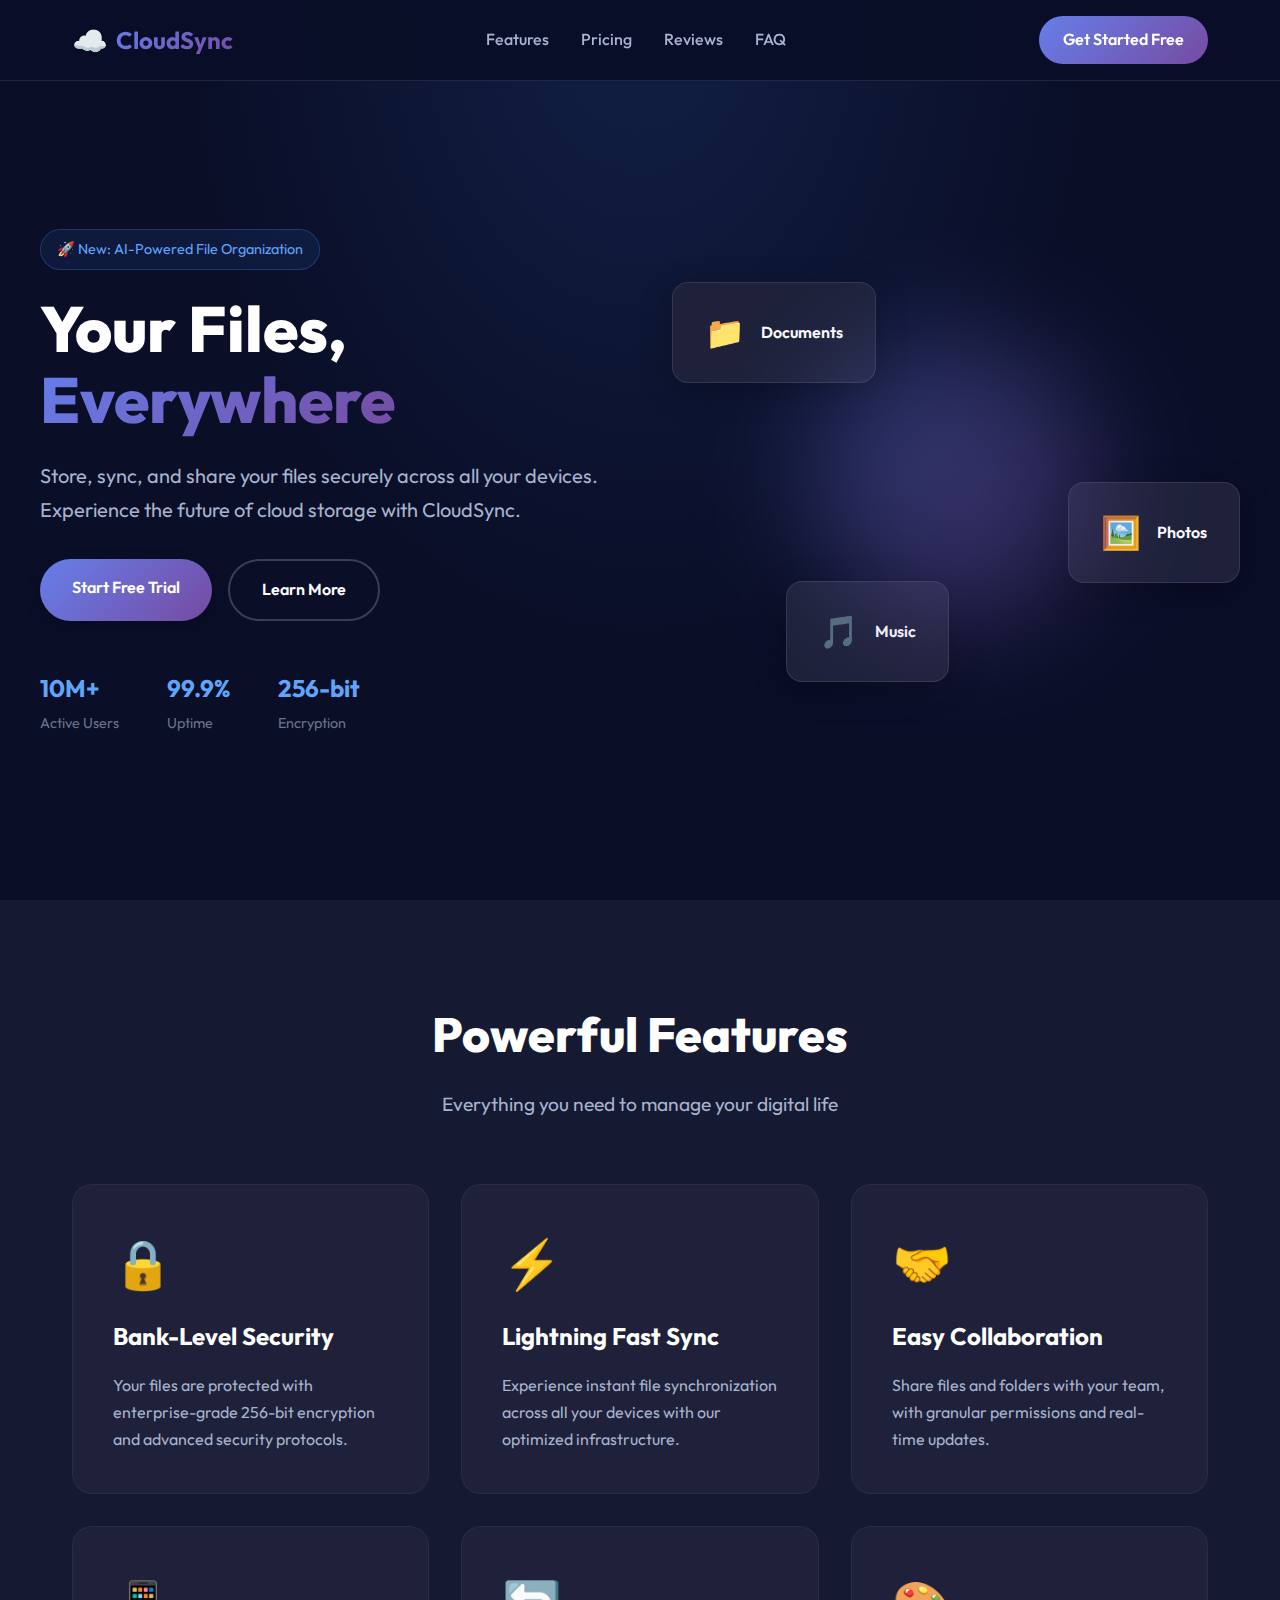
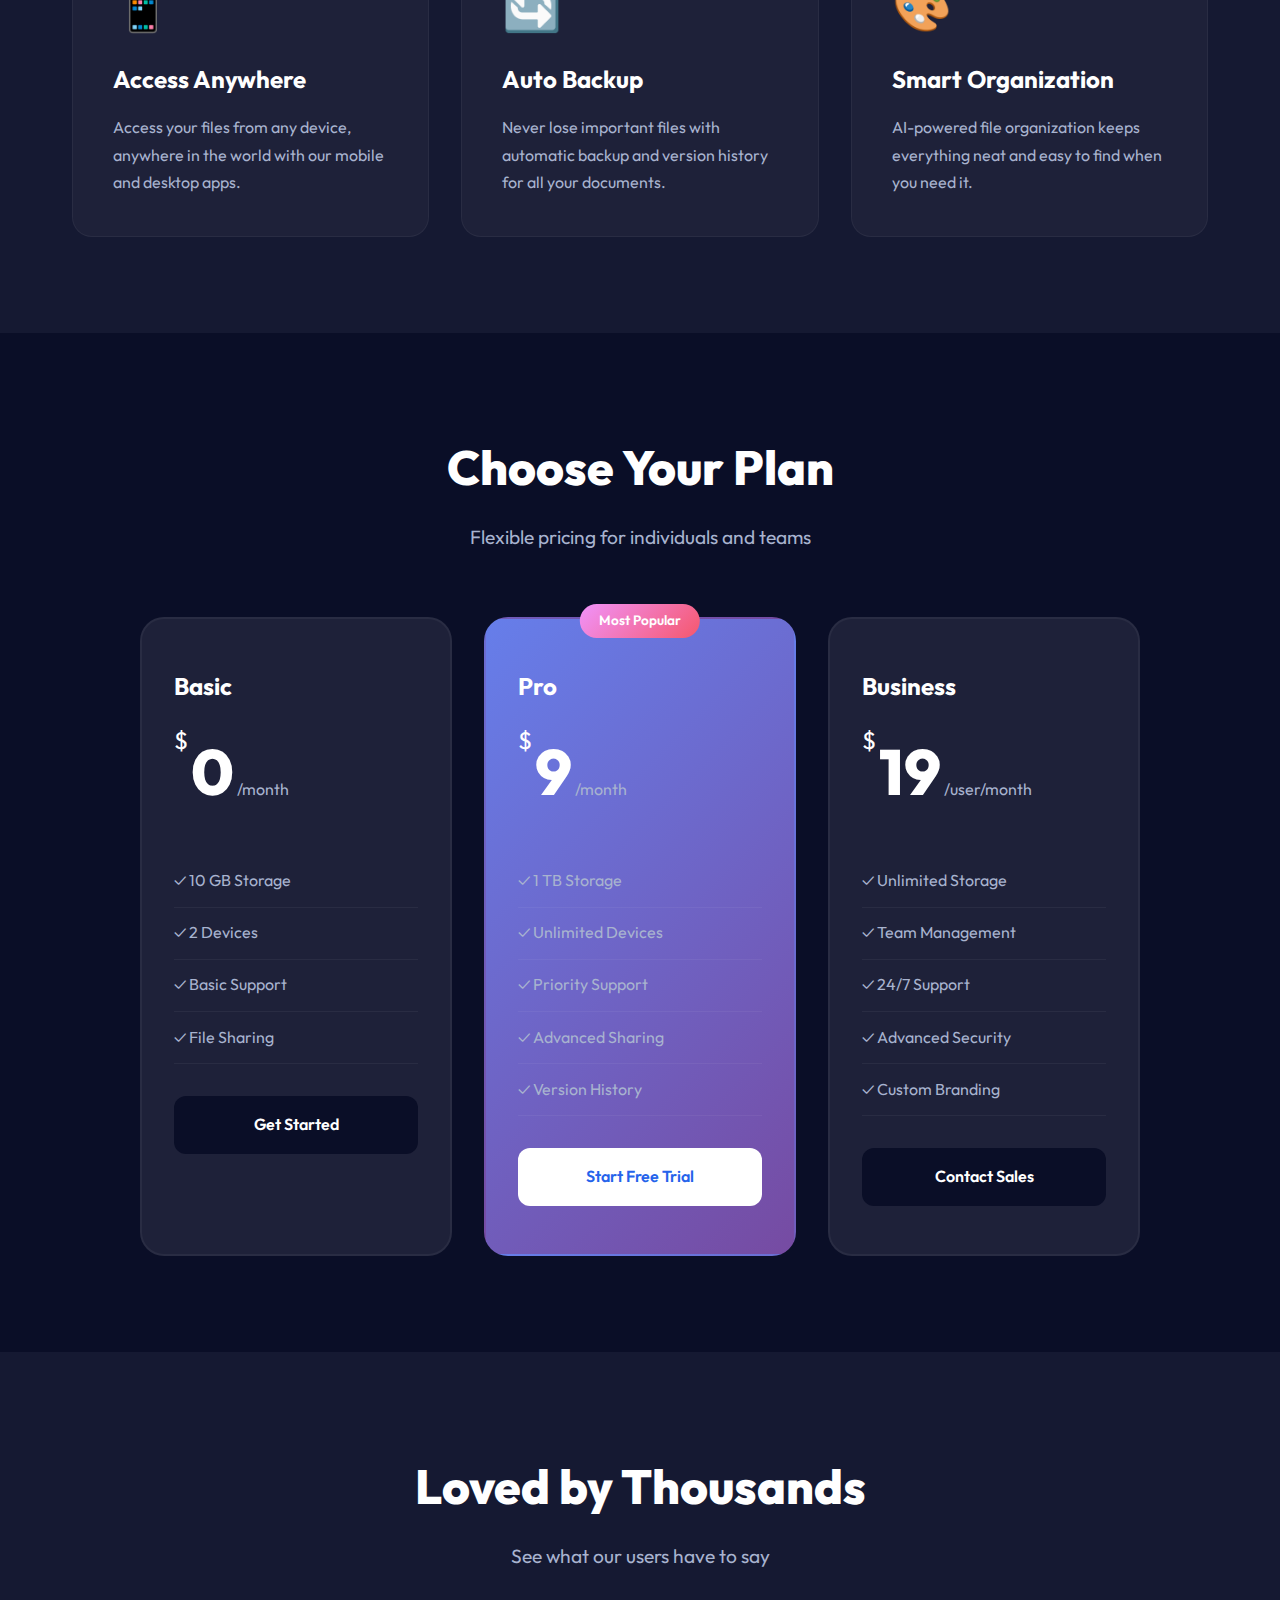
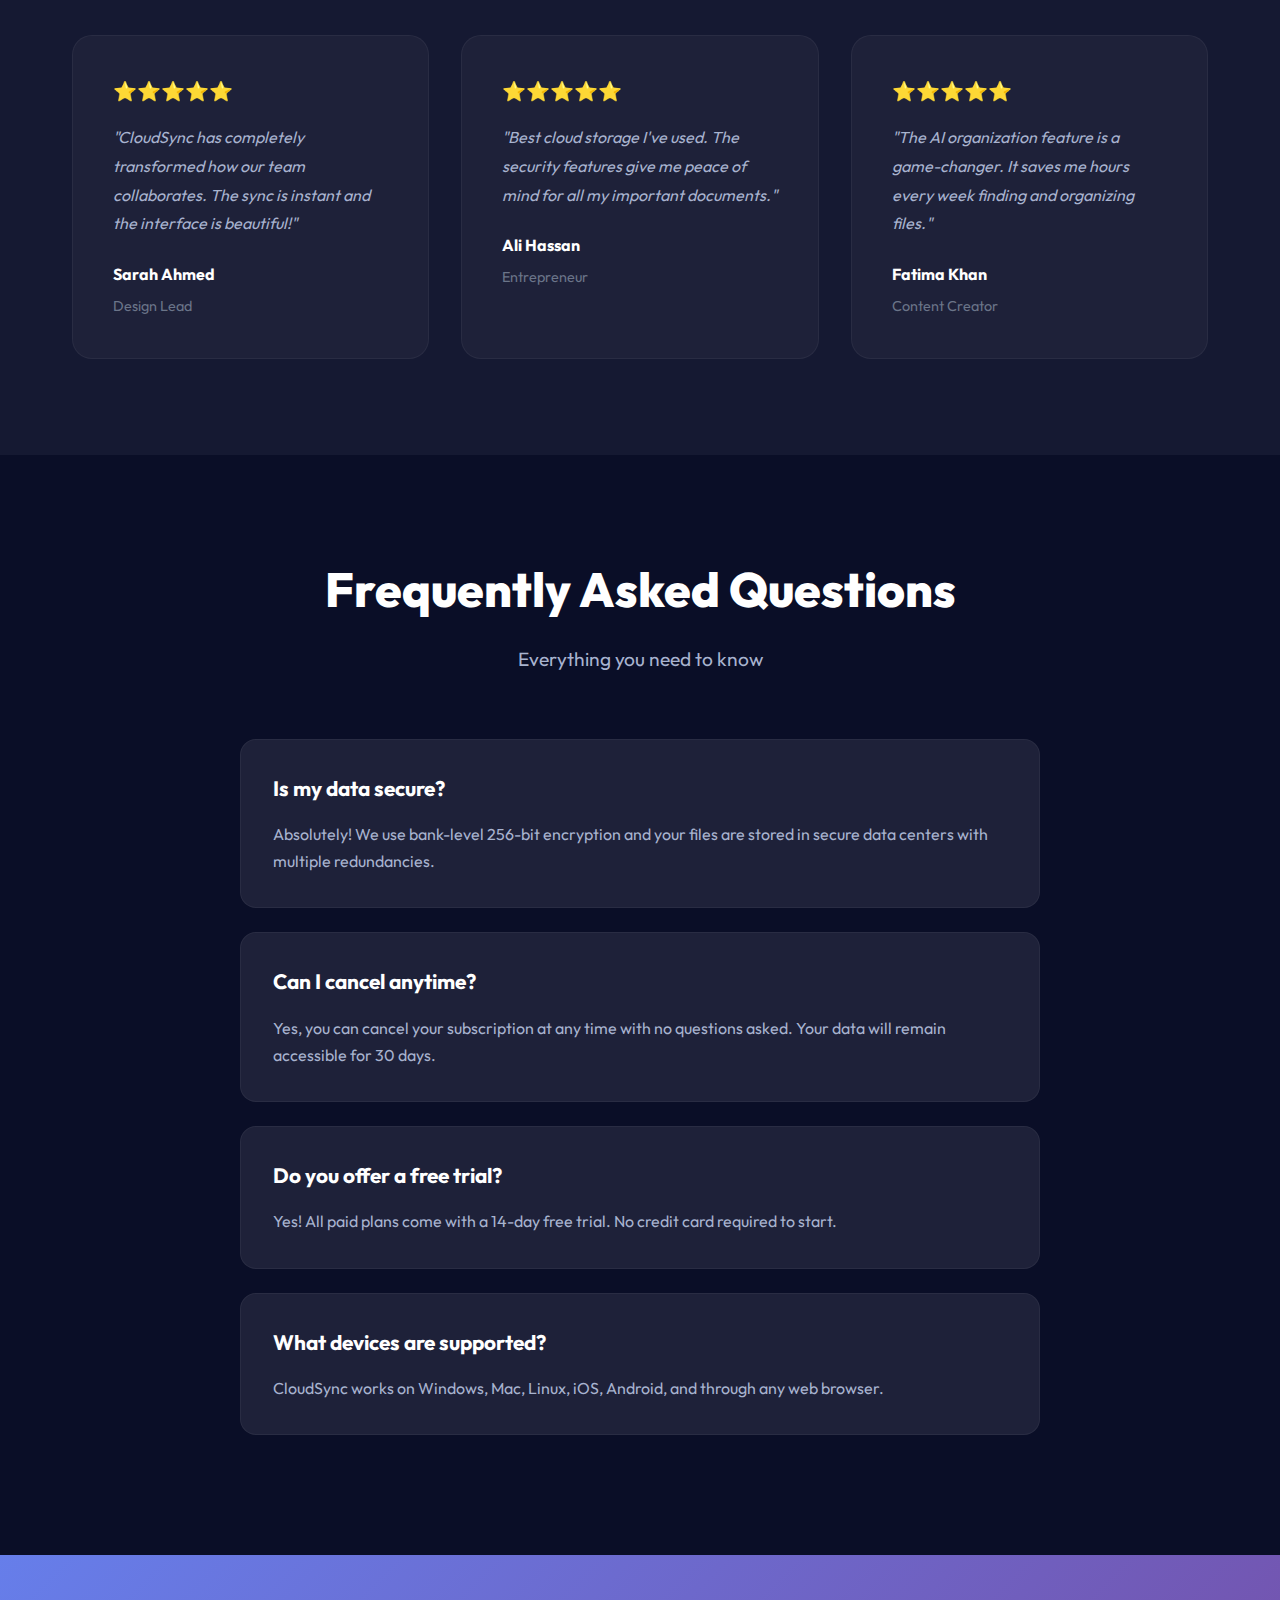
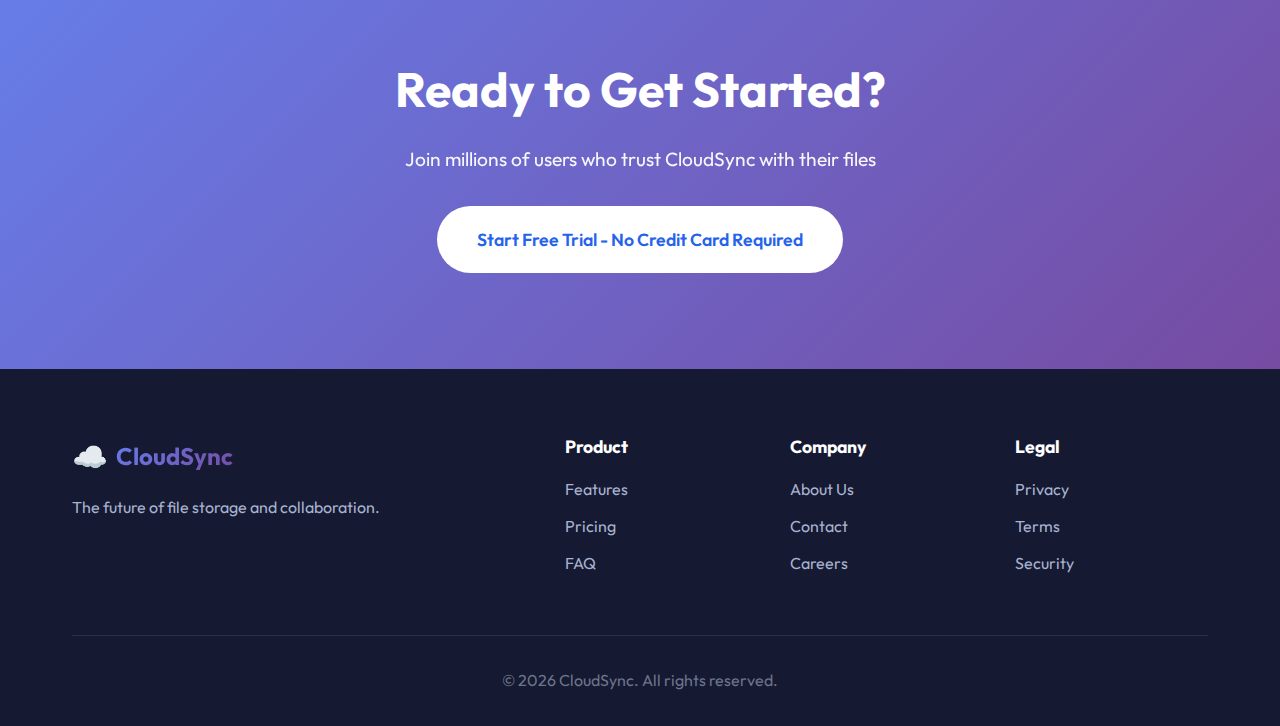
<file: index.html>
<!DOCTYPE html>
<html lang="en">

<head>
    <meta charset="UTF-8">
    <meta name="viewport" content="width=device-width, initial-scale=1.0">
    <meta name="description" content="CloudSync - Secure cloud storage solution for modern teams">
    <title>CloudSync - Your Files, Everywhere</title>
    <link rel="stylesheet" href="style.css">
    <link rel="preconnect" href="https://fonts.googleapis.com">
    <link rel="preconnect" href="https://fonts.gstatic.com" crossorigin>
    <link href="https://fonts.googleapis.com/css2?family=Outfit:wght@300;400;600;700;800&display=swap" rel="stylesheet">
</head>

<body>
    <!-- Navigation -->
    <nav class="navbar">
        <div class="nav-container">
            <div class="logo">
                <span class="logo-icon">☁️</span>
                <span class="logo-text">CloudSync</span>
            </div>
            <ul class="nav-links">
                <li><a href="#features">Features</a></li>
                <li><a href="#pricing">Pricing</a></li>
                <li><a href="#testimonials">Reviews</a></li>
                <li><a href="#faq">FAQ</a></li>
            </ul>
            <a href="#signup" class="nav-cta">Get Started Free</a>
        </div>
    </nav>

    <!-- Hero Section -->
    <section class="hero">
        <div class="hero-background"></div>
        <div class="hero-container">
            <div class="hero-content">
                <div class="badge">🚀 New: AI-Powered File Organization</div>
                <h1 class="hero-title">Your Files, <span class="highlight">Everywhere</span></h1>
                <p class="hero-description">Store, sync, and share your files securely across all your devices.
                    Experience the future of cloud storage with CloudSync.</p>
                <div class="hero-buttons">
                    <a href="#signup" class="btn btn-primary">Start Free Trial</a>
                    <a href="#features" class="btn btn-secondary">Learn More</a>
                </div>
                <div class="hero-stats">
                    <div class="stat">
                        <strong>10M+</strong>
                        <span>Active Users</span>
                    </div>
                    <div class="stat">
                        <strong>99.9%</strong>
                        <span>Uptime</span>
                    </div>
                    <div class="stat">
                        <strong>256-bit</strong>
                        <span>Encryption</span>
                    </div>
                </div>
            </div>
            <div class="hero-visual">
                <div class="floating-card card-1">
                    <div class="card-icon">📁</div>
                    <div class="card-text">Documents</div>
                </div>
                <div class="floating-card card-2">
                    <div class="card-icon">🖼️</div>
                    <div class="card-text">Photos</div>
                </div>
                <div class="floating-card card-3">
                    <div class="card-icon">🎵</div>
                    <div class="card-text">Music</div>
                </div>
                <div class="cloud-visual"></div>
            </div>
        </div>
    </section>

    <!-- Features Section -->
    <section id="features" class="features">
        <div class="container">
            <div class="section-header">
                <h2>Powerful Features</h2>
                <p>Everything you need to manage your digital life</p>
            </div>
            <div class="features-grid">
                <div class="feature-card">
                    <div class="feature-icon">🔒</div>
                    <h3>Bank-Level Security</h3>
                    <p>Your files are protected with enterprise-grade 256-bit encryption and advanced security
                        protocols.</p>
                </div>
                <div class="feature-card">
                    <div class="feature-icon">⚡</div>
                    <h3>Lightning Fast Sync</h3>
                    <p>Experience instant file synchronization across all your devices with our optimized
                        infrastructure.</p>
                </div>
                <div class="feature-card">
                    <div class="feature-icon">🤝</div>
                    <h3>Easy Collaboration</h3>
                    <p>Share files and folders with your team, with granular permissions and real-time updates.</p>
                </div>
                <div class="feature-card">
                    <div class="feature-icon">📱</div>
                    <h3>Access Anywhere</h3>
                    <p>Access your files from any device, anywhere in the world with our mobile and desktop apps.</p>
                </div>
                <div class="feature-card">
                    <div class="feature-icon">🔄</div>
                    <h3>Auto Backup</h3>
                    <p>Never lose important files with automatic backup and version history for all your documents.</p>
                </div>
                <div class="feature-card">
                    <div class="feature-icon">🎨</div>
                    <h3>Smart Organization</h3>
                    <p>AI-powered file organization keeps everything neat and easy to find when you need it.</p>
                </div>
            </div>
        </div>
    </section>

    <!-- Pricing Section -->
    <section id="pricing" class="pricing">
        <div class="container">
            <div class="section-header">
                <h2>Choose Your Plan</h2>
                <p>Flexible pricing for individuals and teams</p>
            </div>
            <div class="pricing-cards">
                <div class="price-card">
                    <div class="plan-name">Basic</div>
                    <div class="plan-price">
                        <span class="currency">$</span>
                        <span class="amount">0</span>
                        <span class="period">/month</span>
                    </div>
                    <ul class="plan-features">
                        <li>✓ 10 GB Storage</li>
                        <li>✓ 2 Devices</li>
                        <li>✓ Basic Support</li>
                        <li>✓ File Sharing</li>
                    </ul>
                    <a href="#signup" class="plan-button">Get Started</a>
                </div>
                <div class="price-card featured">
                    <div class="popular-badge">Most Popular</div>
                    <div class="plan-name">Pro</div>
                    <div class="plan-price">
                        <span class="currency">$</span>
                        <span class="amount">9</span>
                        <span class="period">/month</span>
                    </div>
                    <ul class="plan-features">
                        <li>✓ 1 TB Storage</li>
                        <li>✓ Unlimited Devices</li>
                        <li>✓ Priority Support</li>
                        <li>✓ Advanced Sharing</li>
                        <li>✓ Version History</li>
                    </ul>
                    <a href="#signup" class="plan-button">Start Free Trial</a>
                </div>
                <div class="price-card">
                    <div class="plan-name">Business</div>
                    <div class="plan-price">
                        <span class="currency">$</span>
                        <span class="amount">19</span>
                        <span class="period">/user/month</span>
                    </div>
                    <ul class="plan-features">
                        <li>✓ Unlimited Storage</li>
                        <li>✓ Team Management</li>
                        <li>✓ 24/7 Support</li>
                        <li>✓ Advanced Security</li>
                        <li>✓ Custom Branding</li>
                    </ul>
                    <a href="#signup" class="plan-button">Contact Sales</a>
                </div>
            </div>
        </div>
    </section>

    <!-- Testimonials Section -->
    <section id="testimonials" class="testimonials">
        <div class="container">
            <div class="section-header">
                <h2>Loved by Thousands</h2>
                <p>See what our users have to say</p>
            </div>
            <div class="testimonials-grid">
                <div class="testimonial-card">
                    <div class="stars">⭐⭐⭐⭐⭐</div>
                    <p>"CloudSync has completely transformed how our team collaborates. The sync is instant and the
                        interface is beautiful!"</p>
                    <div class="author">
                        <strong>Sarah Ahmed</strong>
                        <span>Design Lead</span>
                    </div>
                </div>
                <div class="testimonial-card">
                    <div class="stars">⭐⭐⭐⭐⭐</div>
                    <p>"Best cloud storage I've used. The security features give me peace of mind for all my important
                        documents."</p>
                    <div class="author">
                        <strong>Ali Hassan</strong>
                        <span>Entrepreneur</span>
                    </div>
                </div>
                <div class="testimonial-card">
                    <div class="stars">⭐⭐⭐⭐⭐</div>
                    <p>"The AI organization feature is a game-changer. It saves me hours every week finding and
                        organizing files."</p>
                    <div class="author">
                        <strong>Fatima Khan</strong>
                        <span>Content Creator</span>
                    </div>
                </div>
            </div>
        </div>
    </section>

    <!-- FAQ Section -->
    <section id="faq" class="faq">
        <div class="container">
            <div class="section-header">
                <h2>Frequently Asked Questions</h2>
                <p>Everything you need to know</p>
            </div>
            <div class="faq-list">
                <div class="faq-item">
                    <h3>Is my data secure?</h3>
                    <p>Absolutely! We use bank-level 256-bit encryption and your files are stored in secure data centers
                        with multiple redundancies.</p>
                </div>
                <div class="faq-item">
                    <h3>Can I cancel anytime?</h3>
                    <p>Yes, you can cancel your subscription at any time with no questions asked. Your data will remain
                        accessible for 30 days.</p>
                </div>
                <div class="faq-item">
                    <h3>Do you offer a free trial?</h3>
                    <p>Yes! All paid plans come with a 14-day free trial. No credit card required to start.</p>
                </div>
                <div class="faq-item">
                    <h3>What devices are supported?</h3>
                    <p>CloudSync works on Windows, Mac, Linux, iOS, Android, and through any web browser.</p>
                </div>
            </div>
        </div>
    </section>

    <!-- CTA Section -->
    <section class="cta-section">
        <div class="container">
            <div class="cta-content">
                <h2>Ready to Get Started?</h2>
                <p>Join millions of users who trust CloudSync with their files</p>
                <a href="#signup" class="btn btn-large">Start Free Trial - No Credit Card Required</a>
            </div>
        </div>
    </section>

    <!-- Footer -->
    <footer class="footer">
        <div class="container">
            <div class="footer-content">
                <div class="footer-brand">
                    <div class="logo">
                        <span class="logo-icon">☁️</span>
                        <span class="logo-text">CloudSync</span>
                    </div>
                    <p>The future of file storage and collaboration.</p>
                </div>
                <div class="footer-links">
                    <div class="link-group">
                        <h4>Product</h4>
                        <a href="#features">Features</a>
                        <a href="#pricing">Pricing</a>
                        <a href="#faq">FAQ</a>
                    </div>
                    <div class="link-group">
                        <h4>Company</h4>
                        <a href="#about">About Us</a>
                        <a href="#contact">Contact</a>
                        <a href="#careers">Careers</a>
                    </div>
                    <div class="link-group">
                        <h4>Legal</h4>
                        <a href="#privacy">Privacy</a>
                        <a href="#terms">Terms</a>
                        <a href="#security">Security</a>
                    </div>
                </div>
            </div>
            <div class="footer-bottom">
                <p>&copy; 2026 CloudSync. All rights reserved.</p>
            </div>
        </div>
    </footer>
</body>

</html>
</file>
<file: style.css>
/* ===== RESET & VARIABLES ===== */
* {
    margin: 0;
    padding: 0;
    box-sizing: border-box;
}

:root {
    /* Modern Color Palette */
    --primary: #3b82f6;
    --primary-dark: #2563eb;
    --primary-light: #60a5fa;
    --secondary: #8b5cf6;
    --accent: #06b6d4;
    --success: #10b981;

    /* Backgrounds */
    --bg-primary: #0a0e27;
    --bg-secondary: #151932;
    --bg-card: #1e2139;
    --bg-hover: #252947;

    /* Text Colors */
    --text-primary: #ffffff;
    --text-secondary: #a8b3cf;
    --text-muted: #6b7589;

    /* Gradients */
    --gradient-primary: linear-gradient(135deg, #667eea 0%, #764ba2 100%);
    --gradient-accent: linear-gradient(135deg, #f093fb 0%, #f5576c 100%);
    --gradient-blue: linear-gradient(135deg, #4facfe 0%, #00f2fe 100%);
    --gradient-green: linear-gradient(135deg, #43e97b 0%, #38f9d7 100%);

    /* Effects */
    --shadow-sm: 0 2px 8px rgba(0, 0, 0, 0.1);
    --shadow-md: 0 4px 16px rgba(0, 0, 0, 0.2);
    --shadow-lg: 0 8px 32px rgba(0, 0, 0, 0.3);
    --shadow-xl: 0 20px 60px rgba(0, 0, 0, 0.4);
    --glow: 0 0 20px rgba(59, 130, 246, 0.5);
}

html {
    scroll-behavior: smooth;
}

body {
    font-family: 'Outfit', -apple-system, BlinkMacSystemFont, sans-serif;
    background: var(--bg-primary);
    color: var(--text-primary);
    line-height: 1.6;
    overflow-x: hidden;
}

.container {
    max-width: 1200px;
    margin: 0 auto;
    padding: 0 2rem;
}

/* ===== NAVIGATION ===== */
.navbar {
    position: fixed;
    top: 0;
    left: 0;
    right: 0;
    background: rgba(10, 14, 39, 0.95);
    backdrop-filter: blur(10px);
    z-index: 1000;
    border-bottom: 1px solid rgba(255, 255, 255, 0.1);
}

.nav-container {
    max-width: 1200px;
    margin: 0 auto;
    padding: 1rem 2rem;
    display: flex;
    justify-content: space-between;
    align-items: center;
}

.logo {
    display: flex;
    align-items: center;
    gap: 0.5rem;
    font-size: 1.5rem;
    font-weight: 700;
}

.logo-icon {
    font-size: 1.8rem;
}

.logo-text {
    background: var(--gradient-primary);
    -webkit-background-clip: text;
    -webkit-text-fill-color: transparent;
    background-clip: text;
}

.nav-links {
    display: flex;
    list-style: none;
    gap: 2rem;
}

.nav-links a {
    color: var(--text-secondary);
    text-decoration: none;
    font-weight: 500;
    transition: color 0.3s ease;
}

.nav-links a:hover {
    color: var(--text-primary);
}

.nav-cta {
    background: var(--gradient-primary);
    color: white;
    padding: 0.7rem 1.5rem;
    border-radius: 50px;
    text-decoration: none;
    font-weight: 600;
    transition: all 0.3s ease;
}

.nav-cta:hover {
    transform: translateY(-2px);
    box-shadow: var(--glow);
}

/* ===== HERO SECTION ===== */
.hero {
    position: relative;
    min-height: 100vh;
    display: flex;
    align-items: center;
    padding: 8rem 2rem 4rem;
    overflow: hidden;
}

.hero-background {
    position: absolute;
    top: 0;
    left: 0;
    right: 0;
    bottom: 0;
    background: radial-gradient(ellipse at top, rgba(59, 130, 246, 0.15), transparent 50%);
}

.hero-container {
    max-width: 1200px;
    margin: 0 auto;
    display: grid;
    grid-template-columns: 1fr 1fr;
    gap: 4rem;
    align-items: center;
    position: relative;
    z-index: 10;
}

.badge {
    display: inline-block;
    background: rgba(59, 130, 246, 0.1);
    border: 1px solid rgba(59, 130, 246, 0.3);
    color: var(--primary-light);
    padding: 0.5rem 1rem;
    border-radius: 50px;
    font-size: 0.9rem;
    margin-bottom: 1.5rem;
    animation: fadeInUp 0.6s ease;
}

.hero-title {
    font-size: 4rem;
    font-weight: 800;
    line-height: 1.1;
    margin-bottom: 1.5rem;
    animation: fadeInUp 0.6s ease 0.1s backwards;
}

.highlight {
    background: var(--gradient-primary);
    -webkit-background-clip: text;
    -webkit-text-fill-color: transparent;
    background-clip: text;
}

.hero-description {
    font-size: 1.25rem;
    color: var(--text-secondary);
    margin-bottom: 2rem;
    line-height: 1.7;
    animation: fadeInUp 0.6s ease 0.2s backwards;
}

.hero-buttons {
    display: flex;
    gap: 1rem;
    margin-bottom: 3rem;
    animation: fadeInUp 0.6s ease 0.3s backwards;
}

.btn {
    padding: 1rem 2rem;
    border-radius: 50px;
    text-decoration: none;
    font-weight: 600;
    font-size: 1rem;
    transition: all 0.3s ease;
    display: inline-block;
}

.btn-primary {
    background: var(--gradient-primary);
    color: white;
    box-shadow: var(--shadow-md);
}

.btn-primary:hover {
    transform: translateY(-3px);
    box-shadow: var(--glow), var(--shadow-lg);
}

.btn-secondary {
    background: transparent;
    color: var(--text-primary);
    border: 2px solid rgba(255, 255, 255, 0.2);
}

.btn-secondary:hover {
    border-color: var(--primary);
    background: rgba(59, 130, 246, 0.1);
}

.btn-large {
    padding: 1.2rem 2.5rem;
    font-size: 1.1rem;
}

.hero-stats {
    display: flex;
    gap: 3rem;
    animation: fadeInUp 0.6s ease 0.4s backwards;
}

.stat {
    display: flex;
    flex-direction: column;
}

.stat strong {
    font-size: 1.5rem;
    color: var(--primary-light);
    margin-bottom: 0.3rem;
}

.stat span {
    color: var(--text-muted);
    font-size: 0.9rem;
}

@keyframes fadeInUp {
    from {
        opacity: 0;
        transform: translateY(30px);
    }

    to {
        opacity: 1;
        transform: translateY(0);
    }
}

/* ===== HERO VISUAL ===== */
.hero-visual {
    position: relative;
    height: 500px;
}

.cloud-visual {
    position: absolute;
    width: 280px;
    height: 280px;
    background: var(--gradient-primary);
    border-radius: 50%;
    top: 50%;
    left: 50%;
    transform: translate(-50%, -50%);
    filter: blur(60px);
    opacity: 0.4;
    animation: pulse 4s ease-in-out infinite;
}

@keyframes pulse {

    0%,
    100% {
        transform: translate(-50%, -50%) scale(1);
    }

    50% {
        transform: translate(-50%, -50%) scale(1.1);
    }
}

.floating-card {
    position: absolute;
    background: var(--bg-card);
    padding: 1.5rem 2rem;
    border-radius: 16px;
    display: flex;
    align-items: center;
    gap: 1rem;
    box-shadow: var(--shadow-lg);
    border: 1px solid rgba(255, 255, 255, 0.1);
}

.card-icon {
    font-size: 2rem;
}

.card-text {
    font-weight: 600;
}

.card-1 {
    top: 10%;
    left: 0;
    animation: float 3s ease-in-out infinite;
}

.card-2 {
    top: 50%;
    right: 0;
    animation: float 3s ease-in-out infinite 1s;
}

.card-3 {
    bottom: 10%;
    left: 20%;
    animation: float 3s ease-in-out infinite 2s;
}

@keyframes float {

    0%,
    100% {
        transform: translateY(0);
    }

    50% {
        transform: translateY(-20px);
    }
}

/* ===== SECTIONS ===== */
section {
    padding: 6rem 0;
}

.section-header {
    text-align: center;
    margin-bottom: 4rem;
}

.section-header h2 {
    font-size: 3rem;
    font-weight: 800;
    margin-bottom: 1rem;
}

.section-header p {
    font-size: 1.2rem;
    color: var(--text-secondary);
}

/* ===== FEATURES ===== */
.features {
    background: var(--bg-secondary);
}

.features-grid {
    display: grid;
    grid-template-columns: repeat(auto-fit, minmax(320px, 1fr));
    gap: 2rem;
}

.feature-card {
    background: var(--bg-card);
    padding: 2.5rem;
    border-radius: 20px;
    border: 1px solid rgba(255, 255, 255, 0.05);
    transition: all 0.3s ease;
}

.feature-card:hover {
    transform: translateY(-10px);
    border-color: var(--primary);
    box-shadow: var(--shadow-lg);
}

.feature-icon {
    font-size: 3rem;
    margin-bottom: 1rem;
    display: block;
}

.feature-card h3 {
    font-size: 1.5rem;
    margin-bottom: 1rem;
    font-weight: 700;
}

.feature-card p {
    color: var(--text-secondary);
    line-height: 1.7;
}

/* ===== PRICING ===== */
.pricing-cards {
    display: grid;
    grid-template-columns: repeat(auto-fit, minmax(300px, 1fr));
    gap: 2rem;
    max-width: 1000px;
    margin: 0 auto;
}

.price-card {
    background: var(--bg-card);
    padding: 3rem 2rem;
    border-radius: 24px;
    border: 2px solid rgba(255, 255, 255, 0.05);
    transition: all 0.3s ease;
    position: relative;
}

.price-card:hover {
    transform: translateY(-10px);
    border-color: var(--primary);
    box-shadow: var(--shadow-xl);
}

.price-card.featured {
    background: var(--gradient-primary);
    border-color: transparent;
}

.popular-badge {
    position: absolute;
    top: -15px;
    left: 50%;
    transform: translateX(-50%);
    background: var(--gradient-accent);
    color: white;
    padding: 0.4rem 1.2rem;
    border-radius: 50px;
    font-size: 0.85rem;
    font-weight: 600;
}

.plan-name {
    font-size: 1.5rem;
    font-weight: 700;
    margin-bottom: 1rem;
}

.plan-price {
    margin-bottom: 2rem;
}

.currency {
    font-size: 1.5rem;
    vertical-align: top;
}

.amount {
    font-size: 4rem;
    font-weight: 800;
}

.period {
    color: var(--text-secondary);
}

.plan-features {
    list-style: none;
    margin-bottom: 2rem;
}

.plan-features li {
    padding: 0.8rem 0;
    color: var(--text-secondary);
    border-bottom: 1px solid rgba(255, 255, 255, 0.05);
}

.plan-button {
    display: block;
    width: 100%;
    padding: 1rem;
    background: var(--bg-primary);
    color: white;
    text-align: center;
    text-decoration: none;
    border-radius: 12px;
    font-weight: 600;
    transition: all 0.3s ease;
}

.featured .plan-button {
    background: white;
    color: var(--primary-dark);
}

.plan-button:hover {
    transform: translateY(-2px);
    box-shadow: var(--shadow-md);
}

/* ===== TESTIMONIALS ===== */
.testimonials {
    background: var(--bg-secondary);
}

.testimonials-grid {
    display: grid;
    grid-template-columns: repeat(auto-fit, minmax(300px, 1fr));
    gap: 2rem;
}

.testimonial-card {
    background: var(--bg-card);
    padding: 2.5rem;
    border-radius: 20px;
    border: 1px solid rgba(255, 255, 255, 0.05);
}

.stars {
    font-size: 1.2rem;
    margin-bottom: 1rem;
}

.testimonial-card p {
    color: var(--text-secondary);
    line-height: 1.8;
    margin-bottom: 1.5rem;
    font-style: italic;
}

.author strong {
    display: block;
    margin-bottom: 0.3rem;
}

.author span {
    color: var(--text-muted);
    font-size: 0.9rem;
}

/* ===== FAQ ===== */
.faq-list {
    max-width: 800px;
    margin: 0 auto;
}

.faq-item {
    background: var(--bg-card);
    padding: 2rem;
    border-radius: 16px;
    margin-bottom: 1.5rem;
    border: 1px solid rgba(255, 255, 255, 0.05);
    transition: all 0.3s ease;
}

.faq-item:hover {
    border-color: var(--primary);
}

.faq-item h3 {
    font-size: 1.3rem;
    margin-bottom: 1rem;
    color: var(--text-primary);
}

.faq-item p {
    color: var(--text-secondary);
    line-height: 1.7;
}

/* ===== CTA SECTION ===== */
.cta-section {
    background: var(--gradient-primary);
    padding: 6rem 2rem;
}

.cta-content {
    text-align: center;
    max-width: 700px;
    margin: 0 auto;
}

.cta-content h2 {
    font-size: 3rem;
    margin-bottom: 1rem;
}

.cta-content p {
    font-size: 1.2rem;
    margin-bottom: 2rem;
    opacity: 0.95;
}

.cta-content .btn {
    background: white;
    color: var(--primary-dark);
}

.cta-content .btn:hover {
    transform: translateY(-3px);
    box-shadow: var(--shadow-xl);
}

/* ===== FOOTER ===== */
.footer {
    background: var(--bg-secondary);
    padding: 4rem 0 2rem;
}

.footer-content {
    display: grid;
    grid-template-columns: 2fr 3fr;
    gap: 4rem;
    margin-bottom: 3rem;
}

.footer-brand p {
    color: var(--text-secondary);
    margin-top: 1rem;
}

.footer-links {
    display: grid;
    grid-template-columns: repeat(3, 1fr);
    gap: 2rem;
}

.link-group h4 {
    margin-bottom: 1rem;
    font-size: 1.1rem;
}

.link-group a {
    display: block;
    color: var(--text-secondary);
    text-decoration: none;
    margin-bottom: 0.7rem;
    transition: color 0.3s ease;
}

.link-group a:hover {
    color: var(--text-primary);
}

.footer-bottom {
    text-align: center;
    padding-top: 2rem;
    border-top: 1px solid rgba(255, 255, 255, 0.1);
    color: var(--text-muted);
}

/* ===== RESPONSIVE ===== */
@media (max-width: 968px) {
    .hero-container {
        grid-template-columns: 1fr;
    }

    .hero-visual {
        display: none;
    }

    .hero-title {
        font-size: 3rem;
    }

    .nav-links {
        display: none;
    }

    .footer-content {
        grid-template-columns: 1fr;
    }
}

@media (max-width: 640px) {
    .hero-title {
        font-size: 2.5rem;
    }

    .section-header h2 {
        font-size: 2rem;
    }

    .hero-buttons {
        flex-direction: column;
    }
}
</file>
